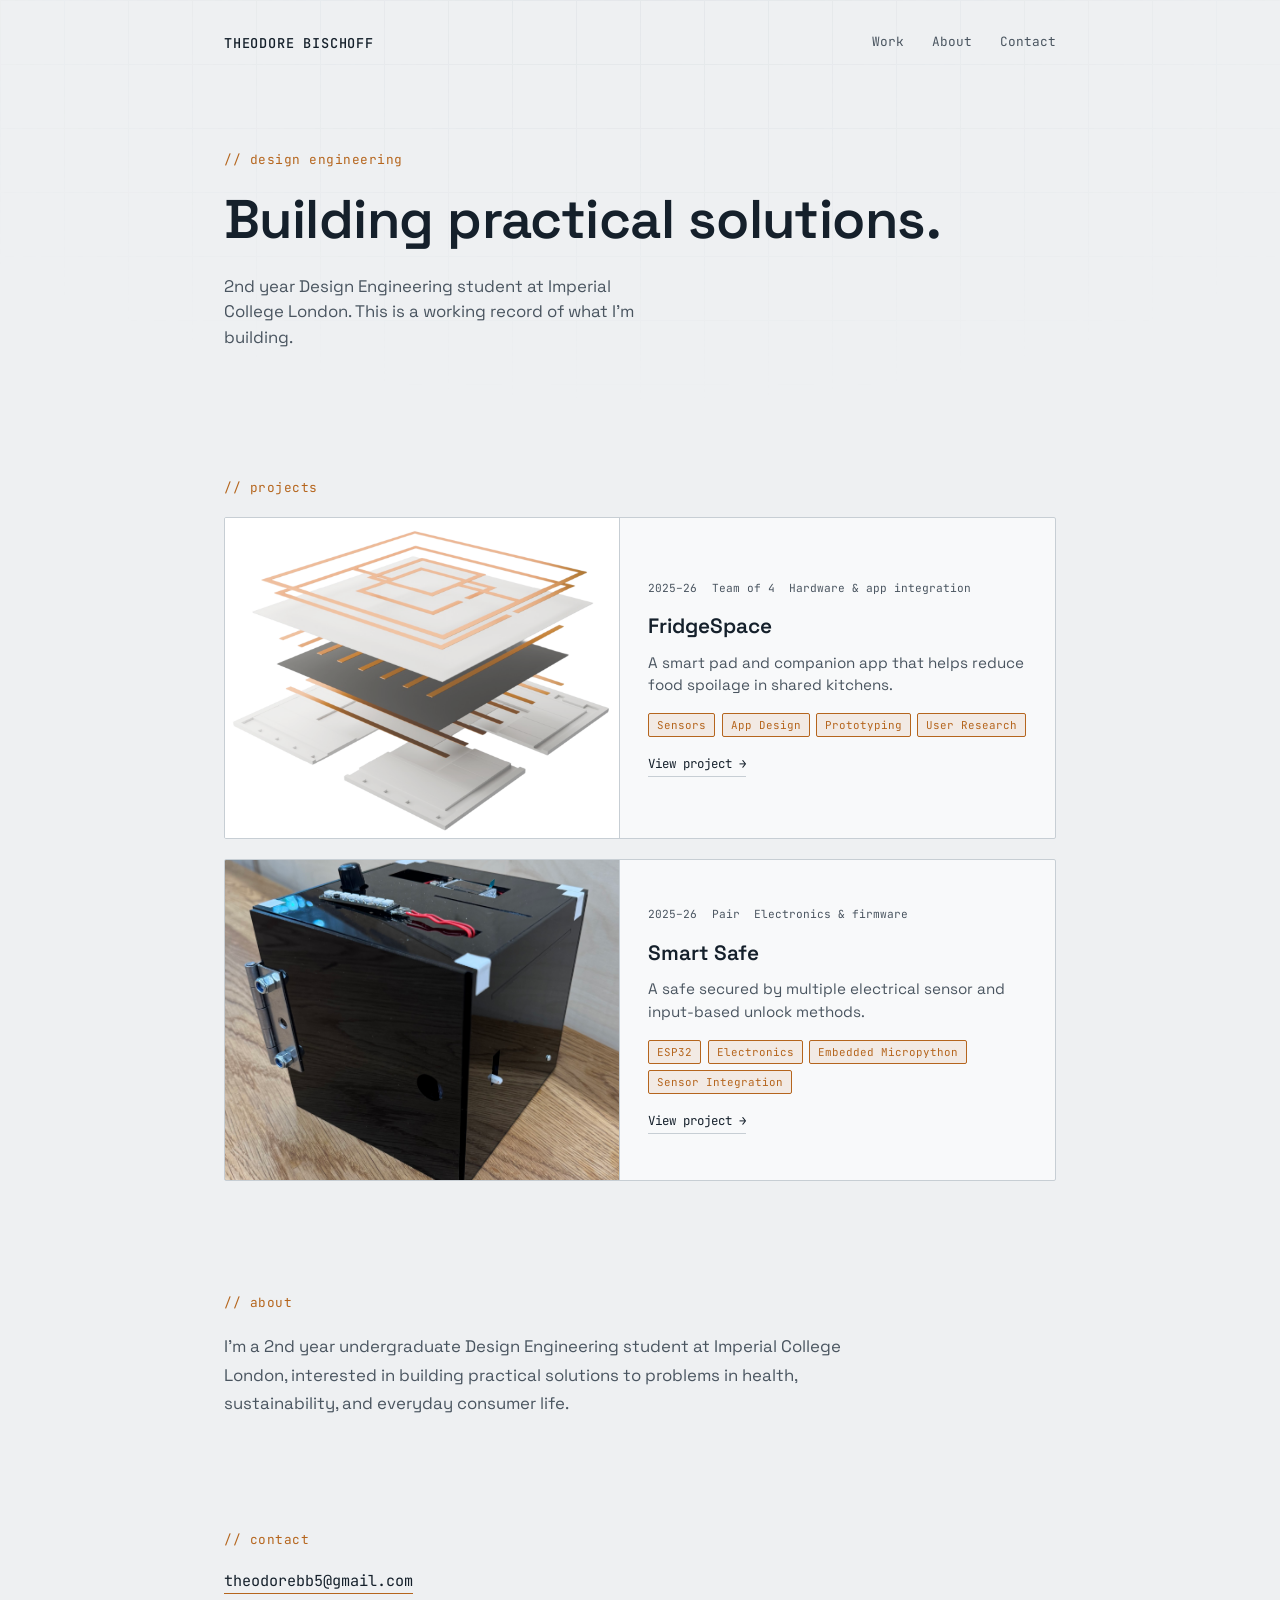
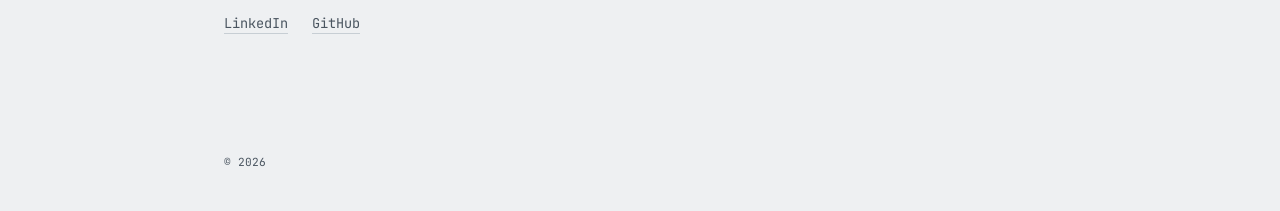
<file: index.html>
<!DOCTYPE html>
<html lang="en">
<head>
<meta charset="UTF-8">
<meta name="viewport" content="width=device-width, initial-scale=1.0">
<title>Portfolio — Design Engineering</title>
<link rel="preconnect" href="https://fonts.googleapis.com">
<link rel="preconnect" href="https://fonts.gstatic.com" crossorigin>
<link href="https://fonts.googleapis.com/css2?family=JetBrains+Mono:wght@400;500;600&family=Space+Grotesk:wght@400;500;600;700&display=swap" rel="stylesheet">
<link rel="stylesheet" href="style.css">
</head>
<body>

<div class="grid-overlay" aria-hidden="true"></div>

<header class="site-header">
  <span class="logo">THEODORE BISCHOFF</span>
  <nav>
    <a href="#work">Work</a>
    <a href="#about">About</a>
    <a href="#contact">Contact</a>
  </nav>
</header>

<main>

  <section class="hero">
    <p class="eyebrow">// design engineering</p>
    <h1>Building practical solutions.</h1>
    <p class="hero-sub">2nd year Design Engineering student at Imperial College London. This is a working record of what I'm building.</p>
  </section>

  <section id="work" class="work">
    <p class="eyebrow">// projects</p>
    <div class="project-list" id="project-list">
      <!-- Project cards injected here by script.js -->
    </div>
  </section>

  <section id="about" class="about">
    <p class="eyebrow">// about</p>
    <p class="about-text">
      I'm a 2nd year undergraduate Design Engineering student at Imperial College London,
      interested in building practical solutions to problems in health, sustainability,
      and everyday consumer life.
    </p>
  </section>

  <section id="contact" class="contact">
    <p class="eyebrow">// contact</p>
    <a href="mailto:theodorebb5@gmail.com" class="contact-link">theodorebb5@gmail.com</a>
    <div class="social-links">
      <a href="https://www.linkedin.com/in/theodore-bischoff/" target="_blank" rel="noopener">LinkedIn</a>
      <a href="https://github.com/TheodoreB45" target="_blank" rel="noopener">GitHub</a>
    </div>
  </section>

</main>

<footer class="site-footer">
  <span>&copy; 2026</span>
</footer>

<script src="projects.js"></script>
<script src="script.js"></script>
</body>
</html>
</file>
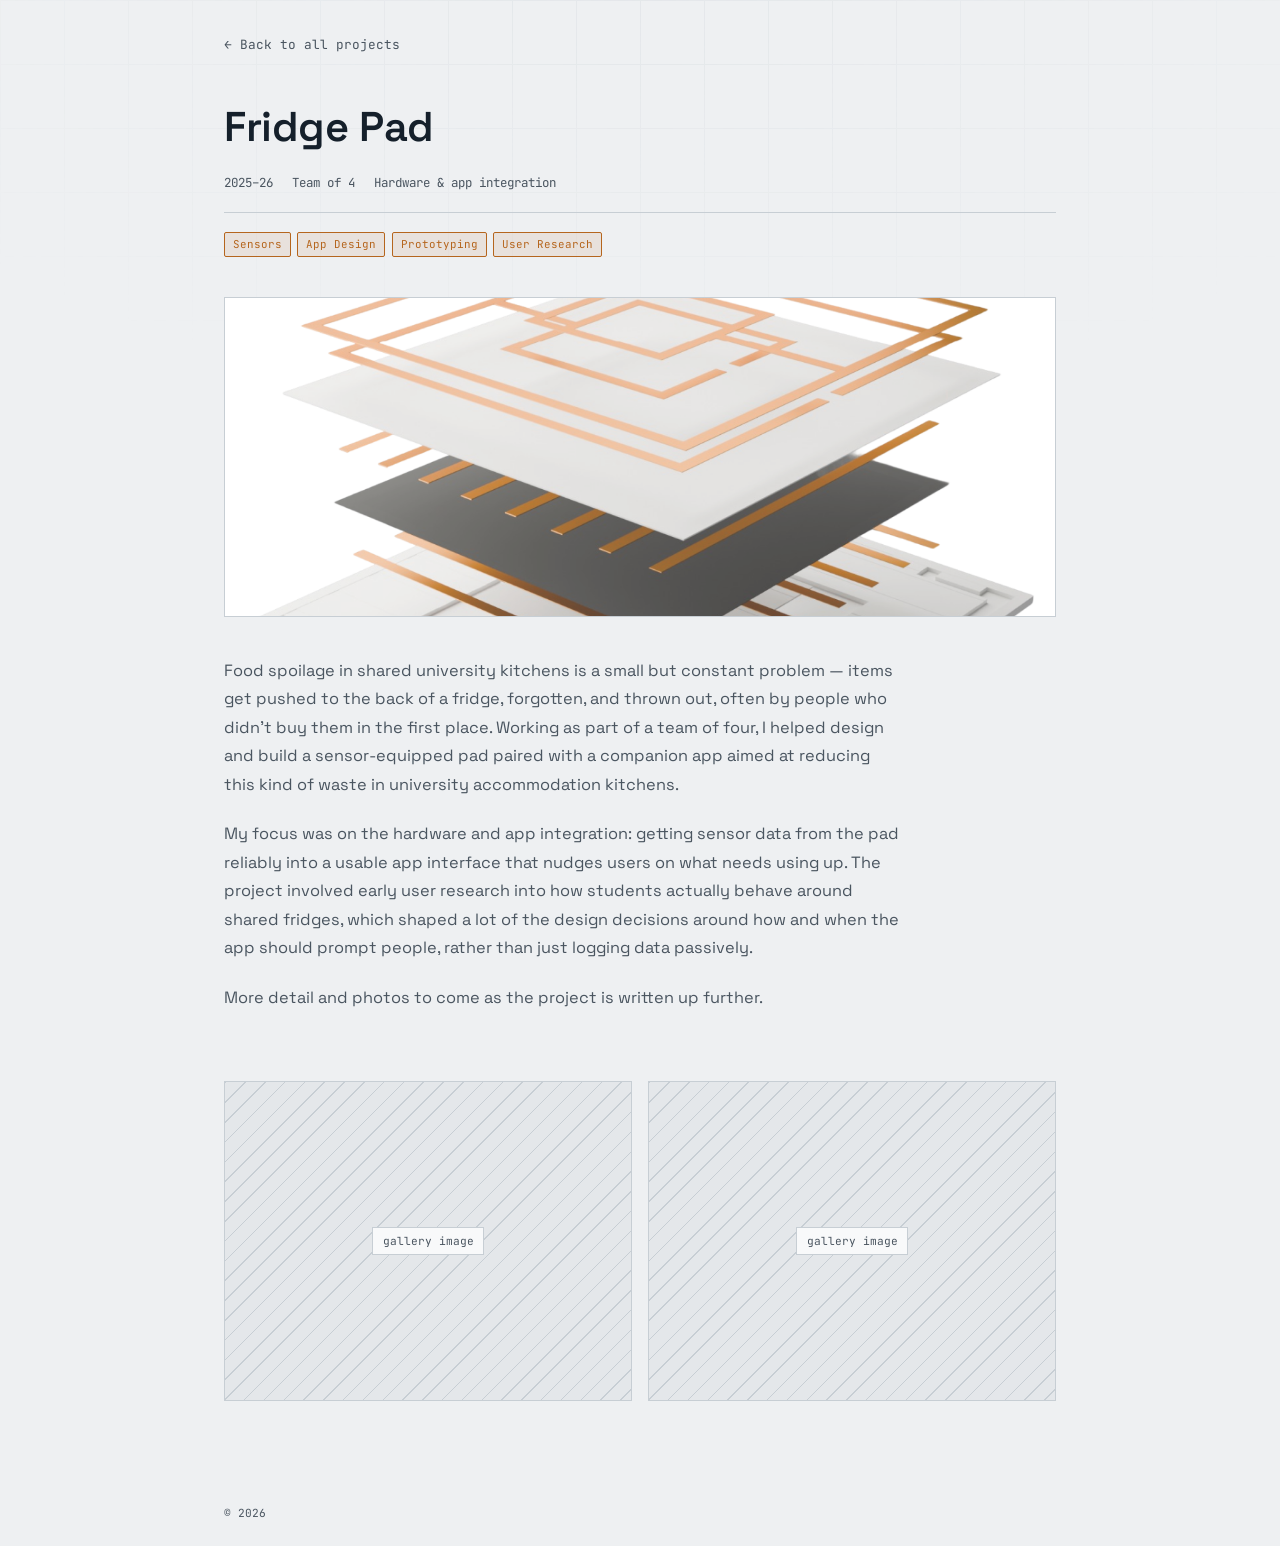
<file: fridge-space.html>
<!DOCTYPE html>
<html lang="en">
<head>
<meta charset="UTF-8">
<meta name="viewport" content="width=device-width, initial-scale=1.0">
<title>FridgeSpace — Portfolio</title>
<link rel="preconnect" href="https://fonts.googleapis.com">
<link rel="preconnect" href="https://fonts.gstatic.com" crossorigin>
<link href="https://fonts.googleapis.com/css2?family=JetBrains+Mono:wght@400;500;600&family=Space+Grotesk:wght@400;500;600;700&display=swap" rel="stylesheet">
<link rel="stylesheet" href="../style.css">
</head>
<body>

<div class="grid-overlay" aria-hidden="true"></div>

<header class="project-page-header">
  <a href="../index.html" class="back-link">&larr; Back to all projects</a>
</header>

<main>

  <section class="project-hero">
    <h1>Fridge Pad</h1>
    <div class="project-meta-row">
      <span>2025–26</span>
      <span>Team of 4</span>
      <span>Hardware &amp; app integration</span>
    </div>
    <div class="project-tags">
      <span>Sensors</span>
      <span>App Design</span>
      <span>Prototyping</span>
      <span>User Research</span>
    </div>
  </section>

  <section class="project-main-image">
    <div class="image-frame">
      <!-- Replace with: <img src="../images/fridge-pad-main.jpg" alt="Fridge Pad"> -->
      <img src="../images/fridge-space.png" alt="FridgeSpace">
    </div>
  </section>

  <section class="project-body">
    <p>Food spoilage in shared university kitchens is a small but constant problem — items get pushed to the back of a fridge, forgotten, and thrown out, often by people who didn't buy them in the first place. Working as part of a team of four, I helped design and build a sensor-equipped pad paired with a companion app aimed at reducing this kind of waste in university accommodation kitchens.</p>
    <p>My focus was on the hardware and app integration: getting sensor data from the pad reliably into a usable app interface that nudges users on what needs using up. The project involved early user research into how students actually behave around shared fridges, which shaped a lot of the design decisions around how and when the app should prompt people, rather than just logging data passively.</p>
    <p>More detail and photos to come as the project is written up further.</p>
  </section>

  <section class="project-gallery">
    <div class="gallery-item">
      <div class="image-frame">
        <span class="placeholder-label">gallery image</span>
      </div>
    </div>
    <div class="gallery-item">
      <div class="image-frame">
        <span class="placeholder-label">gallery image</span>
      </div>
    </div>
  </section>

</main>

<footer class="site-footer" style="max-width: 880px; margin: 0 auto; padding: 1.5rem;">
  <span>&copy; 2026</span>
</footer>

</body>
</html>
</file>
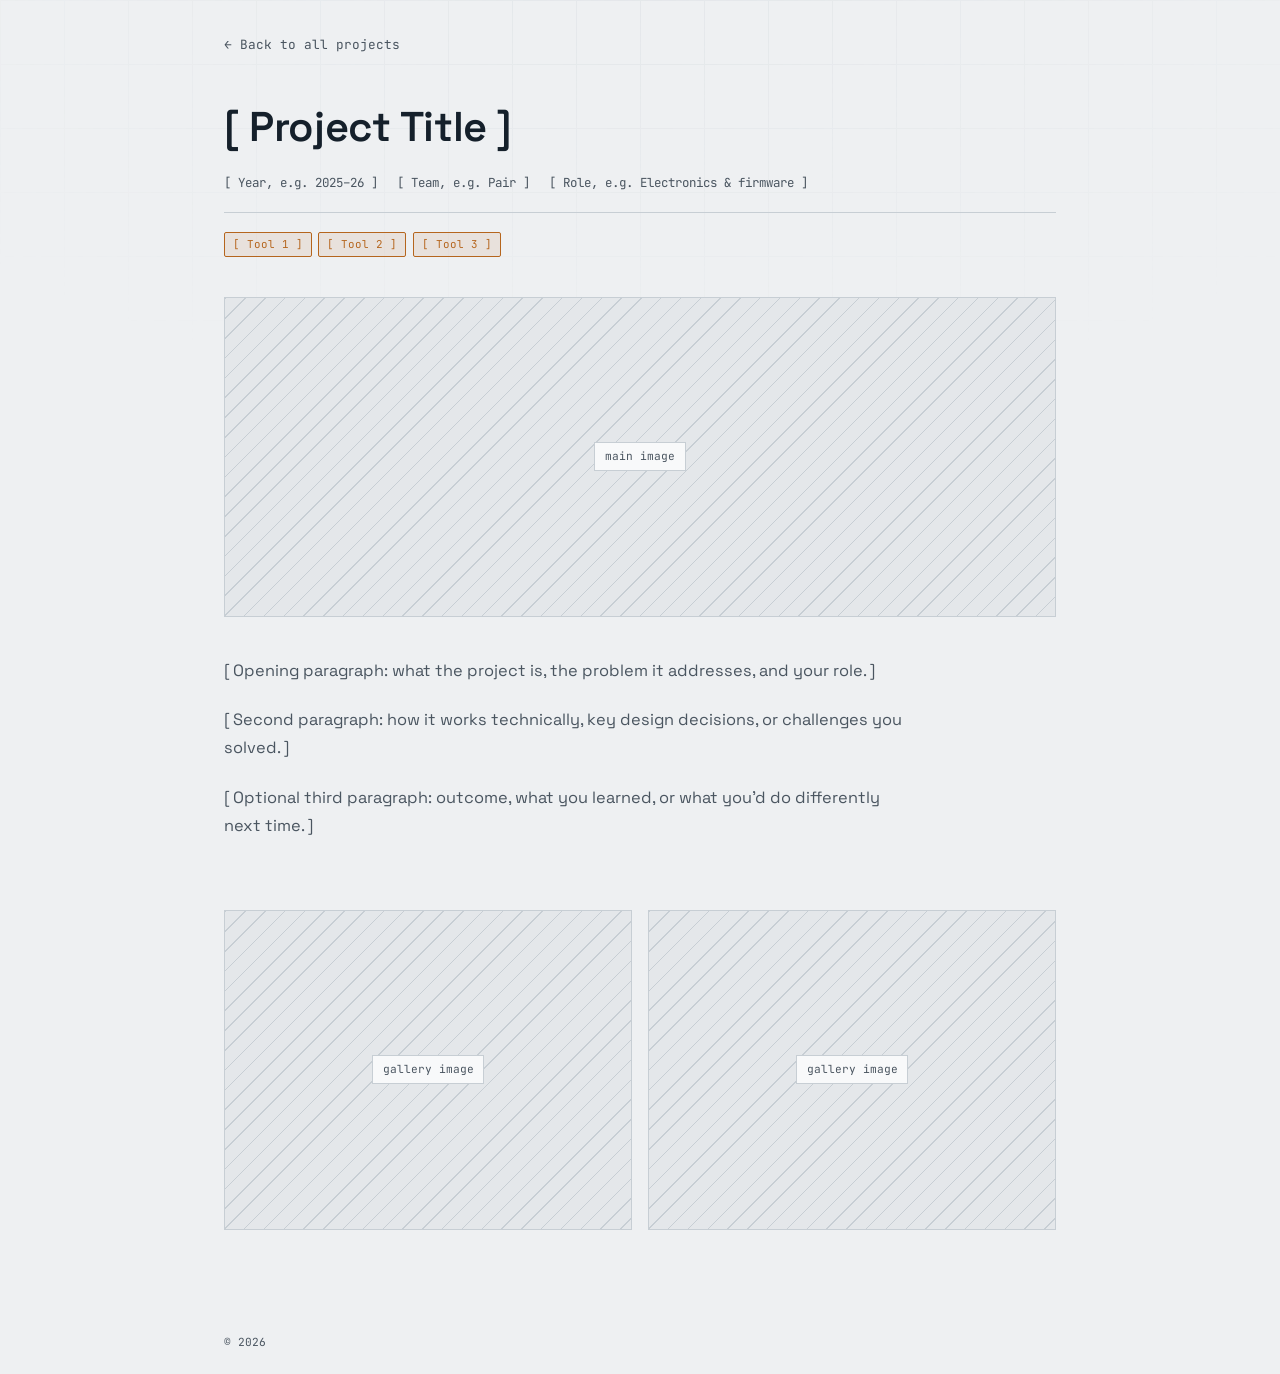
<file: template.html>
<!--
  TEMPLATE — copy this file to projects/your-slug.html for a new project.
  Replace everything inside [ SQUARE BRACKETS ] below.
  Also remember to:
    1. Add a matching entry to ../projects.js (with the same "slug")
    2. Add real images to ../images/ and update the src= paths below
-->
<!DOCTYPE html>
<html lang="en">
<head>
<meta charset="UTF-8">
<meta name="viewport" content="width=device-width, initial-scale=1.0">
<title>[ Project Title ] — Portfolio</title>
<link rel="preconnect" href="https://fonts.googleapis.com">
<link rel="preconnect" href="https://fonts.gstatic.com" crossorigin>
<link href="https://fonts.googleapis.com/css2?family=JetBrains+Mono:wght@400;500;600&family=Space+Grotesk:wght@400;500;600;700&display=swap" rel="stylesheet">
<link rel="stylesheet" href="../style.css">
</head>
<body>

<div class="grid-overlay" aria-hidden="true"></div>

<header class="project-page-header">
  <a href="../index.html" class="back-link">&larr; Back to all projects</a>
</header>

<main>

  <section class="project-hero">
    <h1>[ Project Title ]</h1>
    <div class="project-meta-row">
      <span>[ Year, e.g. 2025–26 ]</span>
      <span>[ Team, e.g. Pair ]</span>
      <span>[ Role, e.g. Electronics & firmware ]</span>
    </div>
    <div class="project-tags">
      <span>[ Tool 1 ]</span>
      <span>[ Tool 2 ]</span>
      <span>[ Tool 3 ]</span>
    </div>
  </section>

  <section class="project-main-image">
    <div class="image-frame">
      <!-- Replace the line below with: <img src="../images/your-image.jpg" alt="[ Project Title ]"> -->
      <span class="placeholder-label">main image</span>
    </div>
  </section>

  <section class="project-body">
    <p>[ Opening paragraph: what the project is, the problem it addresses, and your role. ]</p>
    <p>[ Second paragraph: how it works technically, key design decisions, or challenges you solved. ]</p>
    <p>[ Optional third paragraph: outcome, what you learned, or what you'd do differently next time. ]</p>
  </section>

  <section class="project-gallery">
    <div class="gallery-item">
      <div class="image-frame">
        <span class="placeholder-label">gallery image</span>
      </div>
    </div>
    <div class="gallery-item">
      <div class="image-frame">
        <span class="placeholder-label">gallery image</span>
      </div>
    </div>
  </section>

</main>

<footer class="site-footer" style="max-width: 880px; margin: 0 auto; padding: 1.5rem;">
  <span>&copy; 2026</span>
</footer>

</body>
</html>
</file>
<file: style.css>
:root {
  --bg: #eef0f2;
  --bg-card: #f8f9fa;
  --ink: #15202b;
  --ink-soft: #4a5560;
  --line: #c7ced4;
  --accent: #b5651d;
  --accent-soft: #b5651d1a;
  --mono: 'JetBrains Mono', monospace;
  --sans: 'Space Grotesk', sans-serif;
  --max-w: 880px;
}

* { box-sizing: border-box; }

html {
  scroll-behavior: smooth;
}

@media (prefers-reduced-motion: reduce) {
  html { scroll-behavior: auto; }
  * { animation-duration: 0.01ms !important; transition-duration: 0.01ms !important; }
}

body {
  margin: 0;
  background: var(--bg);
  color: var(--ink);
  font-family: var(--sans);
  line-height: 1.5;
  position: relative;
}

a {
  color: inherit;
}

a:focus-visible,
button:focus-visible {
  outline: 2px solid var(--accent);
  outline-offset: 3px;
}

/* Background blueprint grid — the signature element, kept very quiet */
.grid-overlay {
  position: fixed;
  inset: 0;
  pointer-events: none;
  z-index: 0;
  background-image:
    linear-gradient(var(--line) 1px, transparent 1px),
    linear-gradient(90deg, var(--line) 1px, transparent 1px);
  background-size: 64px 64px;
  opacity: 0.25;
  mask-image: radial-gradient(ellipse 90% 60% at 50% 0%, black 0%, transparent 75%);
}

header, main, footer {
  position: relative;
  z-index: 1;
}

.eyebrow {
  font-family: var(--mono);
  font-size: 0.8rem;
  letter-spacing: 0.04em;
  color: var(--accent);
  margin: 0 0 1.25rem 0;
  text-transform: lowercase;
}

/* Header */
.site-header {
  display: flex;
  justify-content: space-between;
  align-items: center;
  max-width: var(--max-w);
  margin: 0 auto;
  padding: 2rem 1.5rem 1rem;
}

.logo {
  font-family: var(--mono);
  font-size: 0.85rem;
  font-weight: 500;
  letter-spacing: 0.06em;
}

.site-header nav {
  display: flex;
  gap: 1.75rem;
}

.site-header nav a {
  font-family: var(--mono);
  font-size: 0.8rem;
  text-decoration: none;
  color: var(--ink-soft);
  border-bottom: 1px solid transparent;
  padding-bottom: 2px;
  transition: color 0.15s ease, border-color 0.15s ease;
}

.site-header nav a:hover {
  color: var(--ink);
  border-color: var(--accent);
}

/* Hero */
.hero {
  max-width: var(--max-w);
  margin: 0 auto;
  padding: 5rem 1.5rem 6rem;
}

.hero h1 {
  font-size: clamp(2rem, 5vw, 3.4rem);
  line-height: 1.12;
  font-weight: 600;
  margin: 0 0 1.5rem 0;
  letter-spacing: -0.01em;
}

.hero h1 .accent {
  color: var(--accent);
}

.hero-sub {
  font-size: 1.05rem;
  color: var(--ink-soft);
  max-width: 38ch;
  margin: 0;
}

/* Work / Projects */
.work {
  max-width: var(--max-w);
  margin: 0 auto;
  padding: 2rem 1.5rem 5rem;
}

.project-list {
  display: flex;
  flex-direction: column;
  gap: 1.25rem;
}

.project-card {
  display: block;
  border: 1px solid var(--line);
  background: var(--bg-card);
  border-radius: 2px;
  overflow: hidden;
  text-decoration: none;
  color: inherit;
  transition: border-color 0.15s ease, transform 0.15s ease, box-shadow 0.15s ease;
}

.project-card:hover {
  border-color: var(--accent);
  transform: translateY(-2px);
  box-shadow: 0 6px 20px rgba(21, 32, 43, 0.08);
}

.project-card:hover .card-view-link {
  border-color: var(--accent);
}

.card-header {
  display: grid;
  grid-template-columns: 1fr 1.1fr;
  gap: 0;
}

.card-visual {
  background: repeating-linear-gradient(
    135deg,
    var(--line) 0px,
    var(--line) 1px,
    transparent 1px,
    transparent 14px
  );
  background-color: #e4e7ea;
  display: flex;
  align-items: center;
  justify-content: center;
  height: 320px;
  border-right: 1px solid var(--line);
}

.card-visual img {
  width: 100%;
  height: 100%;
  object-fit: cover;
}

.card-visual .placeholder-label {
  font-family: var(--mono);
  font-size: 0.7rem;
  color: var(--ink-soft);
  background: var(--bg-card);
  border: 1px solid var(--line);
  padding: 0.3rem 0.6rem;
}

.card-body {
  padding: 1.75rem;
  display: flex;
  flex-direction: column;
  justify-content: center;
}

.card-meta {
  display: flex;
  flex-wrap: wrap;
  gap: 0.4rem 0.9rem;
  font-family: var(--mono);
  font-size: 0.7rem;
  color: var(--ink-soft);
  margin-bottom: 0.9rem;
}

.card-meta span {
  white-space: nowrap;
}

.card-body h3 {
  font-size: 1.3rem;
  margin: 0 0 0.6rem 0;
  font-weight: 600;
}

.card-tagline {
  color: var(--ink-soft);
  margin: 0 0 1rem 0;
  font-size: 0.95rem;
}

.card-tags {
  display: flex;
  flex-wrap: wrap;
  gap: 0.4rem;
  margin-bottom: 1.1rem;
}

.card-tags span {
  font-family: var(--mono);
  font-size: 0.68rem;
  color: var(--accent);
  background: var(--accent-soft);
  border: 1px solid var(--accent);
  padding: 0.18rem 0.5rem;
  border-radius: 2px;
}

.card-view-link {
  font-family: var(--mono);
  font-size: 0.78rem;
  color: var(--ink);
  border-bottom: 1px solid var(--line);
  padding-bottom: 2px;
  align-self: flex-start;
  transition: border-color 0.15s ease;
}

@media (max-width: 640px) {
  .card-header {
    grid-template-columns: 1fr;
  }
  .card-visual {
    border-right: none;
    border-bottom: 1px solid var(--line);
    height: 160px;
  }
}

/* About */
.about {
  max-width: var(--max-w);
  margin: 0 auto;
  padding: 2rem 1.5rem 5rem;
}

.about-text {
  font-size: 1.05rem;
  color: var(--ink-soft);
  max-width: 62ch;
  line-height: 1.7;
  margin: 0;
}

/* Contact */
.contact {
  max-width: var(--max-w);
  margin: 0 auto;
  padding: 2rem 1.5rem 6rem;
}

.contact-link {
  font-family: var(--mono);
  font-size: 0.95rem;
  text-decoration: none;
  color: var(--ink);
  border-bottom: 1px solid var(--accent);
  padding-bottom: 2px;
}

.social-links {
  display: flex;
  gap: 1.5rem;
  margin-top: 1.25rem;
}

.social-links a {
  font-family: var(--mono);
  font-size: 0.85rem;
  text-decoration: none;
  color: var(--ink-soft);
  border-bottom: 1px solid var(--line);
}

.social-links a:hover {
  color: var(--ink);
  border-color: var(--accent);
}

/* Footer */
.site-footer {
  max-width: var(--max-w);
  margin: 0 auto;
  padding: 1.5rem 1.5rem 2.5rem;
  font-family: var(--mono);
  font-size: 0.7rem;
  color: var(--ink-soft);
}

/* ============================= */
/* Individual project page       */
/* ============================= */

.project-page-header {
  max-width: var(--max-w);
  margin: 0 auto;
  padding: 2rem 1.5rem 1rem;
}

.back-link {
  font-family: var(--mono);
  font-size: 0.8rem;
  text-decoration: none;
  color: var(--ink-soft);
  border-bottom: 1px solid transparent;
  padding-bottom: 2px;
  transition: color 0.15s ease, border-color 0.15s ease;
}

.back-link:hover {
  color: var(--ink);
  border-color: var(--accent);
}

.project-hero {
  max-width: var(--max-w);
  margin: 0 auto;
  padding: 1.5rem 1.5rem 2.5rem;
}

.project-hero h1 {
  font-size: clamp(1.8rem, 4.5vw, 2.6rem);
  font-weight: 600;
  margin: 0 0 1rem 0;
  letter-spacing: -0.01em;
}

.project-meta-row {
  display: flex;
  flex-wrap: wrap;
  gap: 0.5rem 1.2rem;
  font-family: var(--mono);
  font-size: 0.78rem;
  color: var(--ink-soft);
  margin-bottom: 1.2rem;
  padding-bottom: 1.2rem;
  border-bottom: 1px solid var(--line);
}

.project-tags {
  display: flex;
  flex-wrap: wrap;
  gap: 0.4rem;
}

.project-tags span {
  font-family: var(--mono);
  font-size: 0.68rem;
  color: var(--accent);
  background: var(--accent-soft);
  border: 1px solid var(--accent);
  padding: 0.18rem 0.5rem;
  border-radius: 2px;
}

.project-main-image {
  max-width: var(--max-w);
  margin: 0 auto;
  padding: 0 1.5rem 2.5rem;
}

.project-main-image .image-frame,
.gallery-item .image-frame {
  background: repeating-linear-gradient(
    135deg,
    var(--line) 0px,
    var(--line) 1px,
    transparent 1px,
    transparent 14px
  );
  background-color: #e4e7ea;
  border: 1px solid var(--line);
  height: 320px;
  display: flex;
  align-items: center;
  justify-content: center;
  overflow: hidden;
}

.project-main-image img,
.gallery-item img {
  width: 100%;
  height: 100%;
  object-fit: cover;
  object-position: center 30%;
  display: block;
}

.project-main-image .placeholder-label,
.gallery-item .placeholder-label {
  font-family: var(--mono);
  font-size: 0.7rem;
  color: var(--ink-soft);
  background: var(--bg-card);
  border: 1px solid var(--line);
  padding: 0.3rem 0.6rem;
}

.project-body {
  max-width: var(--max-w);
  margin: 0 auto;
  padding: 0 1.5rem 3rem;
}

.project-body p {
  font-size: 1.02rem;
  color: var(--ink-soft);
  line-height: 1.75;
  max-width: 68ch;
  margin: 0 0 1.3rem 0;
}

.project-gallery {
  max-width: var(--max-w);
  margin: 0 auto;
  padding: 0 1.5rem 5rem;
  display: grid;
  grid-template-columns: 1fr 1fr;
  gap: 1rem;
}

.project-card:nth-child(2) .card-visual img {
  object-position: center 60%;
}

@media (max-width: 640px) {
  .project-gallery {
    grid-template-columns: 1fr;
  }
}

/* ============================= */
/* Smart Safe project page       */
/* ============================= */

.inline-image {
  width: 280px;
  height: 250px;
  object-fit: cover;
  border: 1px solid var(--line);
  flex-shrink: 0;
}

.prose-block {
  display: flex;
  gap: 1.75rem;
  align-items: flex-start;
  margin-bottom: 1.3rem;
}

.prose-block.image-right { flex-direction: row; }
.prose-block.image-left  { flex-direction: row-reverse; }
.prose-block p { margin: 0; }

/* Cinema bar video section */
.cinema-section {
max-width: var(--max-w);
margin: 0 auto 0;
background: #15202b;
padding: 3rem 1.5rem;
}

.cinema-inner {
  max-width: var(--max-w);
  margin: 0 auto;
  padding: 0 1.5rem;
  display: flex;
  gap: 2.5rem;
  align-items: center;
}

.cinema-video {
  display: block;
  height: 320px;
  width: auto;
  flex-shrink: 0;
  background: #000;
}

.cinema-annotation {
  flex: 1;
}

.cinema-annotation .eyebrow {
  color: var(--accent);
  margin-bottom: 0.75rem;
}

.cinema-annotation h3 {
  font-size: 1.25rem;
  font-weight: 600;
  color: #eef0f2;
  margin: 0 0 0.75rem 0;
}

.cinema-annotation p {
  font-size: 0.92rem;
  color: #7a8d9a;
  line-height: 1.7;
  margin: 0 0 1.25rem 0;
  max-width: 36ch;
}

.cinema-tags {
  display: flex;
  flex-wrap: wrap;
  gap: 0.4rem;
}

.cinema-tags span {
  font-family: var(--mono);
  font-size: 0.68rem;
  color: var(--accent);
  background: rgba(181, 101, 29, 0.15);
  border: 1px solid rgba(181, 101, 29, 0.4);
  padding: 0.18rem 0.5rem;
  border-radius: 2px;
}

.cinema-annotation ol {
margin: 0 0 1rem 0;
padding-left: 1.2rem;
color: #7a8d9a;
font-size: 0.92rem;
line-height: 1.9;
}

.cinema-annotation p {
margin: 0 0 0.5rem 0;
}

@media (max-width: 640px) {
  .prose-block.image-right,
  .prose-block.image-left {
    flex-direction: column;
  }
  .inline-image {
    width: 100%;
    height: 200px;
  }
  .cinema-inner {
    flex-direction: column;
    gap: 1.5rem;
  }
  .cinema-video {
    height: auto;
    width: 100%;
  }
}
</file>
